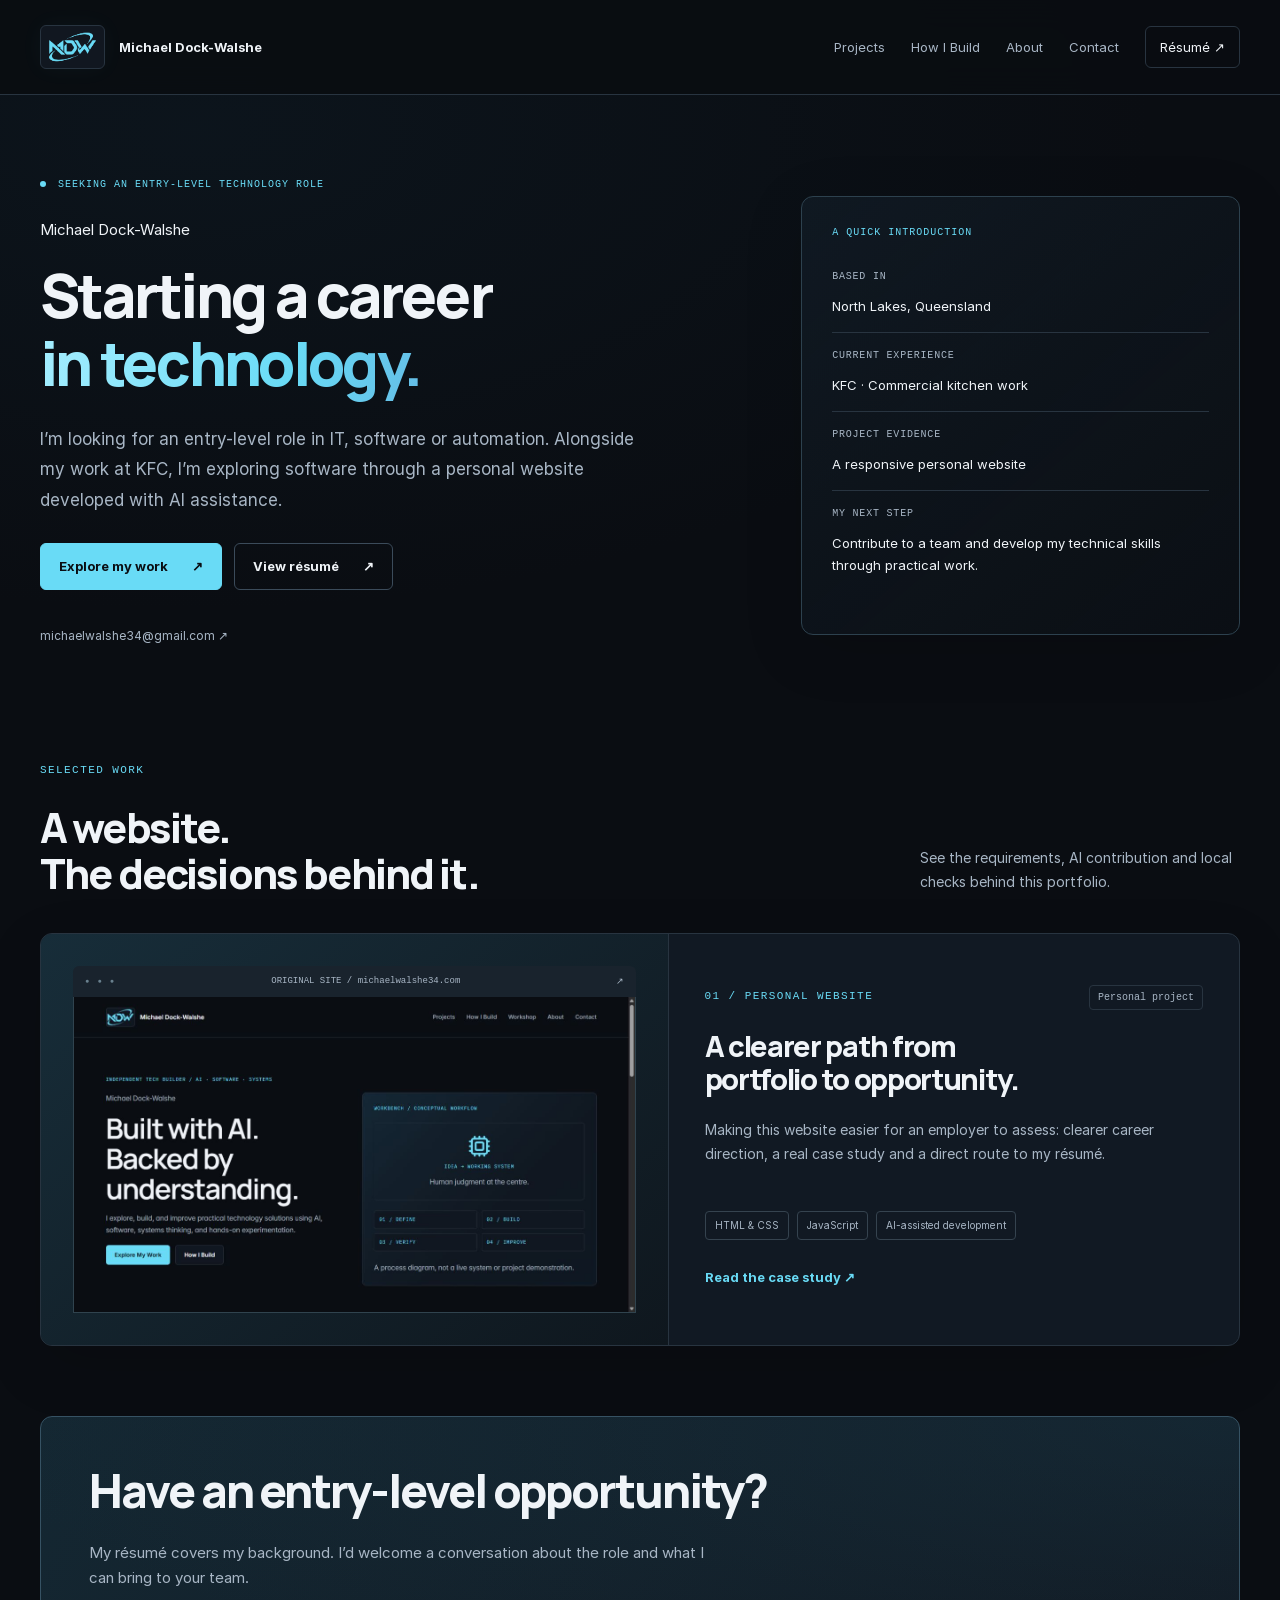
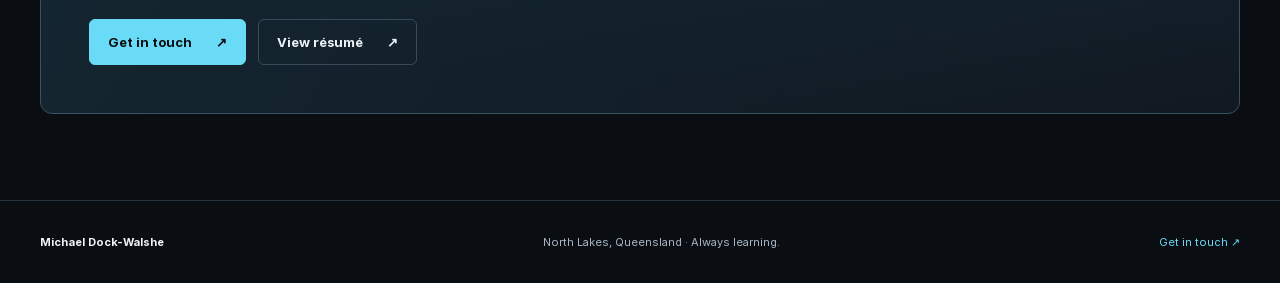
<file: index.html>
<!doctype html>
<html lang="en-AU"><head><meta charset="utf-8"><meta name="viewport" content="width=device-width, initial-scale=1">
<title>Entry-level technology portfolio — Michael Dock-Walshe</title><meta name="description" content="Michael Dock-Walshe is seeking an entry-level role in IT, software or automation. Explore his personal website case study and résumé.">
<meta property="og:title" content="Entry-level technology portfolio — Michael Dock-Walshe"><meta property="og:description" content="Michael Dock-Walshe is seeking an entry-level role in IT, software or automation. Explore his personal website case study and résumé."><meta property="og:type" content="website">
<link rel="icon" href="images/mdw-favicon-blue.svg" type="image/svg+xml"><link rel="stylesheet" href="site.css"><script defer src="site.js"></script><link rel="canonical" href="https://michaelwalshe34.com/"><meta property="og:url" content="https://michaelwalshe34.com/"><meta property="og:image" content="https://michaelwalshe34.com/images/portfolio-social.jpg"><meta name="twitter:card" content="summary_large_image"><meta name="theme-color" content="#0a0d12"></head>
<body><a class="skip" href="#main">Skip to content</a>
<header><nav class="nav shell" aria-label="Main navigation"><a class="identity" href="index.html"><img src="images/mdw-logo-blue.svg" width="58" height="40" alt=""><span>Michael Dock-Walshe</span></a>
<button class="menu" type="button" aria-expanded="false" aria-controls="nav-links">Menu <span aria-hidden="true">☰</span></button>
<div class="links" id="nav-links"><a href="projects.html">Projects</a><a href="how-i-build.html">How I Build</a><a href="about.html">About</a><a href="contact.html">Contact</a><a class="nav-resume" href="documents/Michael-Dock-Walshe-Resume.pdf">Résumé <span aria-hidden="true">↗</span></a></div></nav></header>
<main id="main" tabindex="-1">
<section class="hero shell hero-v2"><div class="hero-copy"><p class="eyebrow"><span class="status-dot" aria-hidden="true"></span> SEEKING AN ENTRY-LEVEL TECHNOLOGY ROLE</p><p class="hero-name">Michael Dock-Walshe</p><h1>Starting a career<br><span>in technology.</span></h1><p class="lead">I’m looking for an entry-level role in IT, software or automation. Alongside my work at KFC, I’m exploring software through a personal website developed with AI assistance.</p><div class="actions"><a class="button primary" href="projects.html">Explore my work<span aria-hidden="true">↗</span></a><a class="button" href="documents/Michael-Dock-Walshe-Resume.pdf">View résumé<span aria-hidden="true">↗</span></a></div><a class="hero-email" href="mailto:michaelwalshe34@gmail.com">michaelwalshe34@gmail.com ↗</a></div>
<aside class="career-summary" aria-label="Career overview"><p class="eyebrow">A QUICK INTRODUCTION</p><dl class="facts"><div><dt>Based in</dt><dd>North Lakes, Queensland</dd></div><div><dt>Current experience</dt><dd>KFC · Commercial kitchen work</dd></div><div><dt>Project evidence</dt><dd>A responsive personal website</dd></div><div><dt>My next step</dt><dd>Contribute to a team and develop my technical skills through practical work.</dd></div></dl></aside></section>
<section class="shell section work-v2"><div class="section-heading"><div><p class="eyebrow">SELECTED WORK</p><h2>A website.<br>The decisions behind it.</h2></div><p>See the requirements, AI contribution and local checks behind this portfolio.</p></div><article class="project-card"><div class="project-visual"><div class="window-bar"><span class="window-dots" aria-hidden="true">● ● ●</span><span>ORIGINAL SITE / michaelwalshe34.com</span><span aria-hidden="true">↗</span></div><img src="images/portfolio-before.jpg" width="1265" height="712" alt="Original Michael Dock-Walshe portfolio showing the dark theme, cyan branding and AI-focused introduction." loading="lazy"></div><div class="project-content"><div class="project-meta"><span class="eyebrow">01 / PERSONAL WEBSITE</span><span class="tag">Personal project</span></div><h2>A clearer path from<br>portfolio to opportunity.</h2><p>Making this website easier for an employer to assess: clearer career direction, a real case study and a direct route to my résumé.</p><div class="tags"><span>HTML &amp; CSS</span><span>JavaScript</span><span>AI-assisted development</span></div><a class="text-link" href="portfolio-case-study.html">Read the case study <span aria-hidden="true">↗</span></a></div></article></section>
<section class="shell cta compact"><h2>Have an entry-level opportunity?</h2><p>My résumé covers my background. I’d welcome a conversation about the role and what I can bring to your team.</p><div class="actions"><a class="button primary" href="contact.html">Get in touch<span aria-hidden="true">↗</span></a><a class="button" href="documents/Michael-Dock-Walshe-Resume.pdf">View résumé<span aria-hidden="true">↗</span></a></div></section></main>
<footer><div class="shell footer-inner"><a class="footer-name" href="index.html">Michael Dock-Walshe</a><span>North Lakes, Queensland · Always learning.</span><a href="mailto:michaelwalshe34@gmail.com">Get in touch <span aria-hidden="true">↗</span></a></div></footer></body></html>
</file>
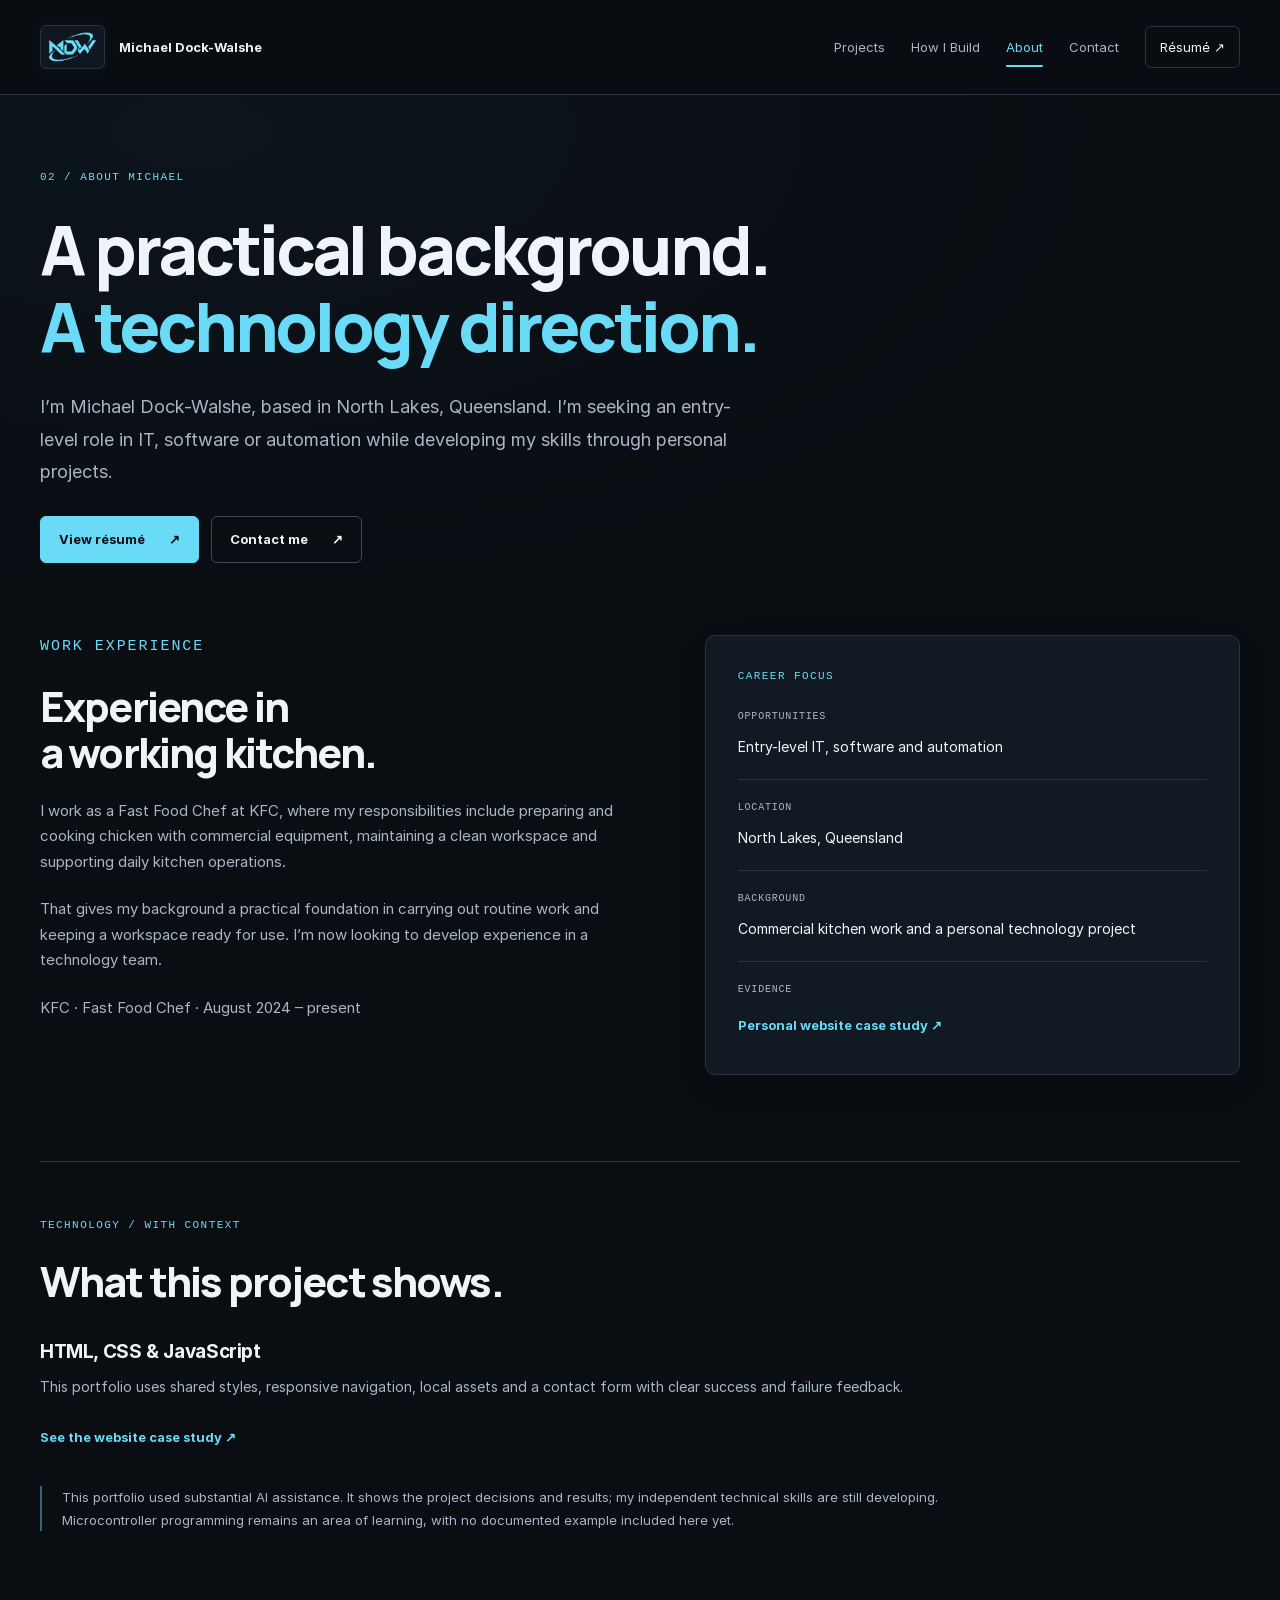
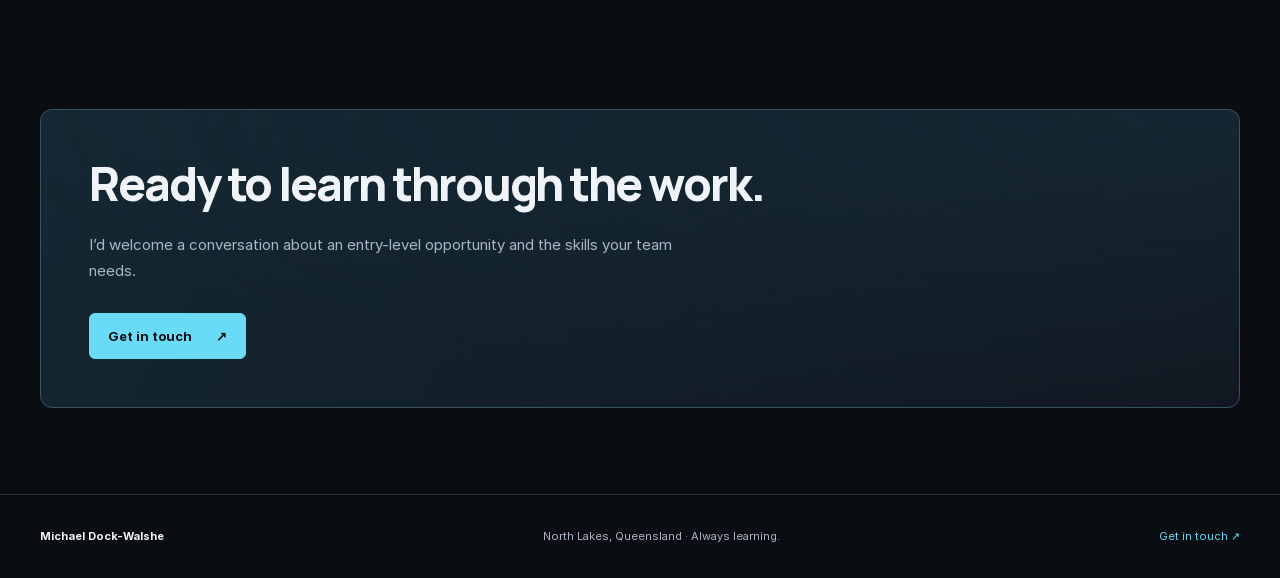
<file: about.html>
<!doctype html>
<html lang="en-AU"><head><meta charset="utf-8"><meta name="viewport" content="width=device-width, initial-scale=1">
<title>About — Michael Dock-Walshe</title><meta name="description" content="Michael Dock-Walshe: North Lakes-based candidate seeking entry-level technology roles, with KFC experience and an AI-assisted personal website.">
<meta property="og:title" content="About — Michael Dock-Walshe"><meta property="og:description" content="Michael Dock-Walshe: North Lakes-based candidate seeking entry-level technology roles, with KFC experience and an AI-assisted personal website."><meta property="og:type" content="website">
<link rel="icon" href="images/mdw-favicon-blue.svg" type="image/svg+xml"><link rel="stylesheet" href="site.css"><script defer src="site.js"></script><link rel="canonical" href="https://michaelwalshe34.com/about.html"><meta property="og:url" content="https://michaelwalshe34.com/about.html"><meta property="og:image" content="https://michaelwalshe34.com/images/portfolio-social.jpg"><meta name="twitter:card" content="summary_large_image"><meta name="theme-color" content="#0a0d12"></head>
<body><a class="skip" href="#main">Skip to content</a>
<header><nav class="nav shell" aria-label="Main navigation"><a class="identity" href="index.html"><img src="images/mdw-logo-blue.svg" width="58" height="40" alt=""><span>Michael Dock-Walshe</span></a>
<button class="menu" type="button" aria-expanded="false" aria-controls="nav-links">Menu <span aria-hidden="true">☰</span></button>
<div class="links" id="nav-links"><a href="projects.html">Projects</a><a href="how-i-build.html">How I Build</a><a href="about.html" aria-current="page">About</a><a href="contact.html">Contact</a><a class="nav-resume" href="documents/Michael-Dock-Walshe-Resume.pdf">Résumé <span aria-hidden="true">↗</span></a></div></nav></header>
<main id="main" tabindex="-1">
<section class="shell page-intro"><p class="eyebrow">02 / ABOUT MICHAEL</p><h1>A practical background.<br><span>A technology direction.</span></h1><p class="lead">I’m Michael Dock-Walshe, based in North Lakes, Queensland. I’m seeking an entry-level role in IT, software or automation while developing my skills through personal projects.</p><div class="actions"><a class="button primary" href="documents/Michael-Dock-Walshe-Resume.pdf">View résumé<span aria-hidden="true">↗</span></a><a class="button" href="contact.html">Contact me<span aria-hidden="true">↗</span></a></div></section>
<section class="shell section about-grid"><div><p class="eyebrow">WORK EXPERIENCE</p><h2>Experience in<br>a working kitchen.</h2><p>I work as a Fast Food Chef at KFC, where my responsibilities include preparing and cooking chicken with commercial equipment, maintaining a clean workspace and supporting daily kitchen operations.</p><p>That gives my background a practical foundation in carrying out routine work and keeping a workspace ready for use. I’m now looking to develop experience in a technology team.</p><p class="small">KFC · Fast Food Chef · August 2024 – present</p></div><aside class="panel"><p class="eyebrow">CAREER FOCUS</p><dl class="facts"><div><dt>Opportunities</dt><dd>Entry-level IT, software and automation</dd></div><div><dt>Location</dt><dd>North Lakes, Queensland</dd></div><div><dt>Background</dt><dd>Commercial kitchen work and a personal technology project</dd></div><div><dt>Evidence</dt><dd><a class="text-link" href="projects.html">Personal website case study ↗</a></dd></div></dl></aside></section>
<section class="shell section skills-evidence"><p class="eyebrow">TECHNOLOGY / WITH CONTEXT</p><h2>What this project shows.</h2><div class="evidence-grid"><article><h3>HTML, CSS &amp; JavaScript</h3><p>This portfolio uses shared styles, responsive navigation, local assets and a contact form with clear success and failure feedback.</p><a class="text-link" href="portfolio-case-study.html">See the website case study ↗</a></article></div><p class="small learning-note">This portfolio used substantial AI assistance. It shows the project decisions and results; my independent technical skills are still developing. Microcontroller programming remains an area of learning, with no documented example included here yet.</p></section>
<section class="shell cta compact"><h2>Ready to learn through the work.</h2><p>I’d welcome a conversation about an entry-level opportunity and the skills your team needs.</p><a class="button primary" href="contact.html">Get in touch<span aria-hidden="true">↗</span></a></section></main>
<footer><div class="shell footer-inner"><a class="footer-name" href="index.html">Michael Dock-Walshe</a><span>North Lakes, Queensland · Always learning.</span><a href="mailto:michaelwalshe34@gmail.com">Get in touch <span aria-hidden="true">↗</span></a></div></footer></body></html>
</file>
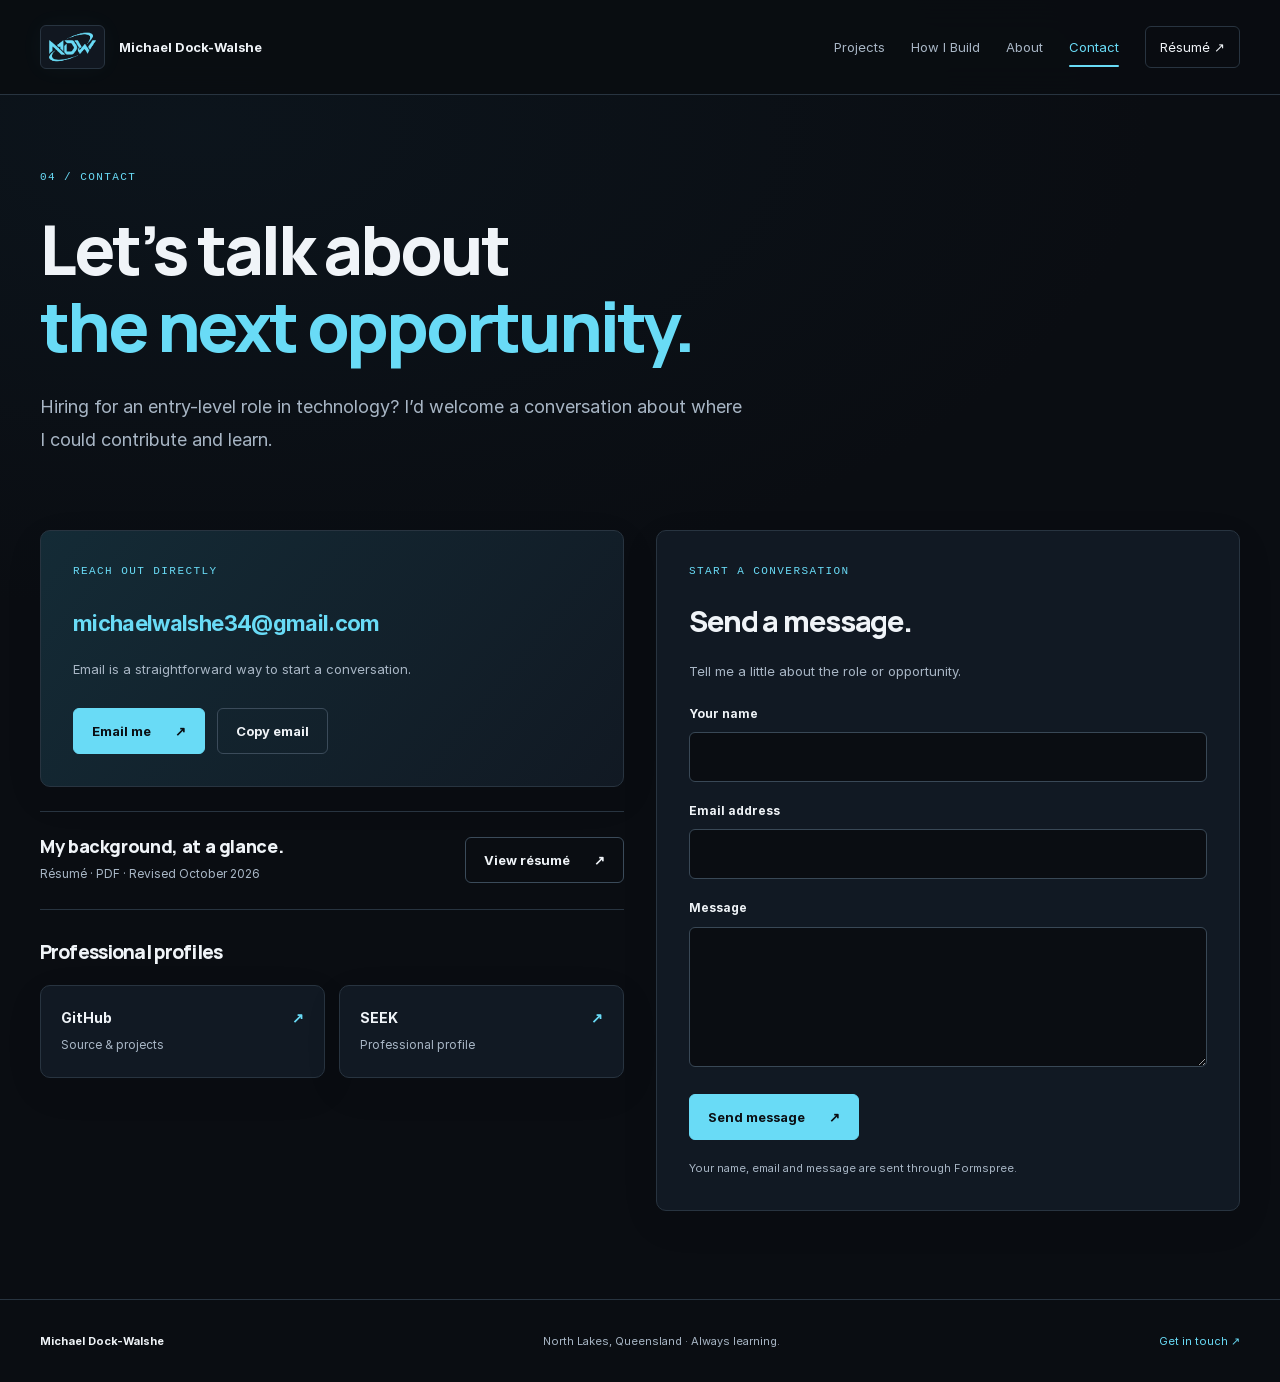
<file: contact.html>
<!doctype html>
<html lang="en-AU"><head><meta charset="utf-8"><meta name="viewport" content="width=device-width, initial-scale=1">
<title>Contact — Michael Dock-Walshe</title><meta name="description" content="Contact Michael Dock-Walshe about entry-level technology roles. View his résumé, send an email or explore his professional profiles.">
<meta property="og:title" content="Contact — Michael Dock-Walshe"><meta property="og:description" content="Contact Michael Dock-Walshe about entry-level technology roles. View his résumé, send an email or explore his professional profiles."><meta property="og:type" content="website">
<link rel="icon" href="images/mdw-favicon-blue.svg" type="image/svg+xml"><link rel="stylesheet" href="site.css"><script defer src="site.js"></script><link rel="canonical" href="https://michaelwalshe34.com/contact.html"><meta property="og:url" content="https://michaelwalshe34.com/contact.html"><meta property="og:image" content="https://michaelwalshe34.com/images/portfolio-social.jpg"><meta name="twitter:card" content="summary_large_image"><meta name="theme-color" content="#0a0d12"></head>
<body><a class="skip" href="#main">Skip to content</a>
<header><nav class="nav shell" aria-label="Main navigation"><a class="identity" href="index.html"><img src="images/mdw-logo-blue.svg" width="58" height="40" alt=""><span>Michael Dock-Walshe</span></a>
<button class="menu" type="button" aria-expanded="false" aria-controls="nav-links">Menu <span aria-hidden="true">☰</span></button>
<div class="links" id="nav-links"><a href="projects.html">Projects</a><a href="how-i-build.html">How I Build</a><a href="about.html">About</a><a href="contact.html" aria-current="page">Contact</a><a class="nav-resume" href="documents/Michael-Dock-Walshe-Resume.pdf">Résumé <span aria-hidden="true">↗</span></a></div></nav></header>
<main id="main" tabindex="-1">
<section class="shell page-intro"><p class="eyebrow">04 / CONTACT</p><h1>Let’s talk about<br><span>the next opportunity.</span></h1><p class="lead">Hiring for an entry-level role in technology? I’d welcome a conversation about where I could contribute and learn.</p></section>
<section class="shell contact-layout"><div><section class="panel email-panel" aria-label="Direct contact"><p class="eyebrow">REACH OUT DIRECTLY</p><a class="email-address" href="mailto:michaelwalshe34@gmail.com">michaelwalshe34@gmail.com</a><p>Email is a straightforward way to start a conversation.</p><div class="actions"><a class="button primary" href="mailto:michaelwalshe34@gmail.com">Email me<span aria-hidden="true">↗</span></a><button class="button" id="copy-email" type="button">Copy email</button></div><p id="copy-status" class="small status" role="status"></p></section><div class="resume-panel"><div><h2>My background, at a glance.</h2><p>Résumé · PDF · Revised October 2026</p></div><a class="button" href="documents/Michael-Dock-Walshe-Resume.pdf">View résumé<span aria-hidden="true">↗</span></a></div><h2 class="profiles-heading">Professional profiles</h2><div class="profiles"><a class="panel profile" href="https://github.com/michaelwalshe34" aria-label="GitHub profile (opens in a new tab)" target="_blank" rel="noopener noreferrer"><strong>GitHub <span aria-hidden="true">↗</span></strong><span>Source &amp; projects</span></a><a class="panel profile" href="https://au.seek.com/profiles/michael-dockwalshe-3nmBcRmSjG" aria-label="SEEK profile (opens in a new tab)" target="_blank" rel="noopener noreferrer"><strong>SEEK <span aria-hidden="true">↗</span></strong><span>Professional profile</span></a></div></div>
<section class="panel form-panel" aria-labelledby="message-heading"><p class="eyebrow">START A CONVERSATION</p><h2 id="message-heading">Send a message.</h2><p>Tell me a little about the role or opportunity.</p><form id="contact-form" action="https://formspree.io/f/mlgajjqz" method="post"><div><label for="name">Your name</label><input id="name" name="name" autocomplete="name" required maxlength="200"></div><div><label for="email">Email address</label><input id="email" name="email" type="email" autocomplete="email" required maxlength="254"></div><div><label for="message">Message</label><textarea id="message" name="message" required maxlength="10000"></textarea></div><button class="button primary" type="submit">Send message <span aria-hidden="true">↗</span></button><p class="form-note">Your name, email and message are sent through Formspree.</p><p class="status" id="form-status" role="status" aria-live="polite"></p></form></section></section></main>
<footer><div class="shell footer-inner"><a class="footer-name" href="index.html">Michael Dock-Walshe</a><span>North Lakes, Queensland · Always learning.</span><a href="mailto:michaelwalshe34@gmail.com">Get in touch <span aria-hidden="true">↗</span></a></div></footer></body></html>
</file>
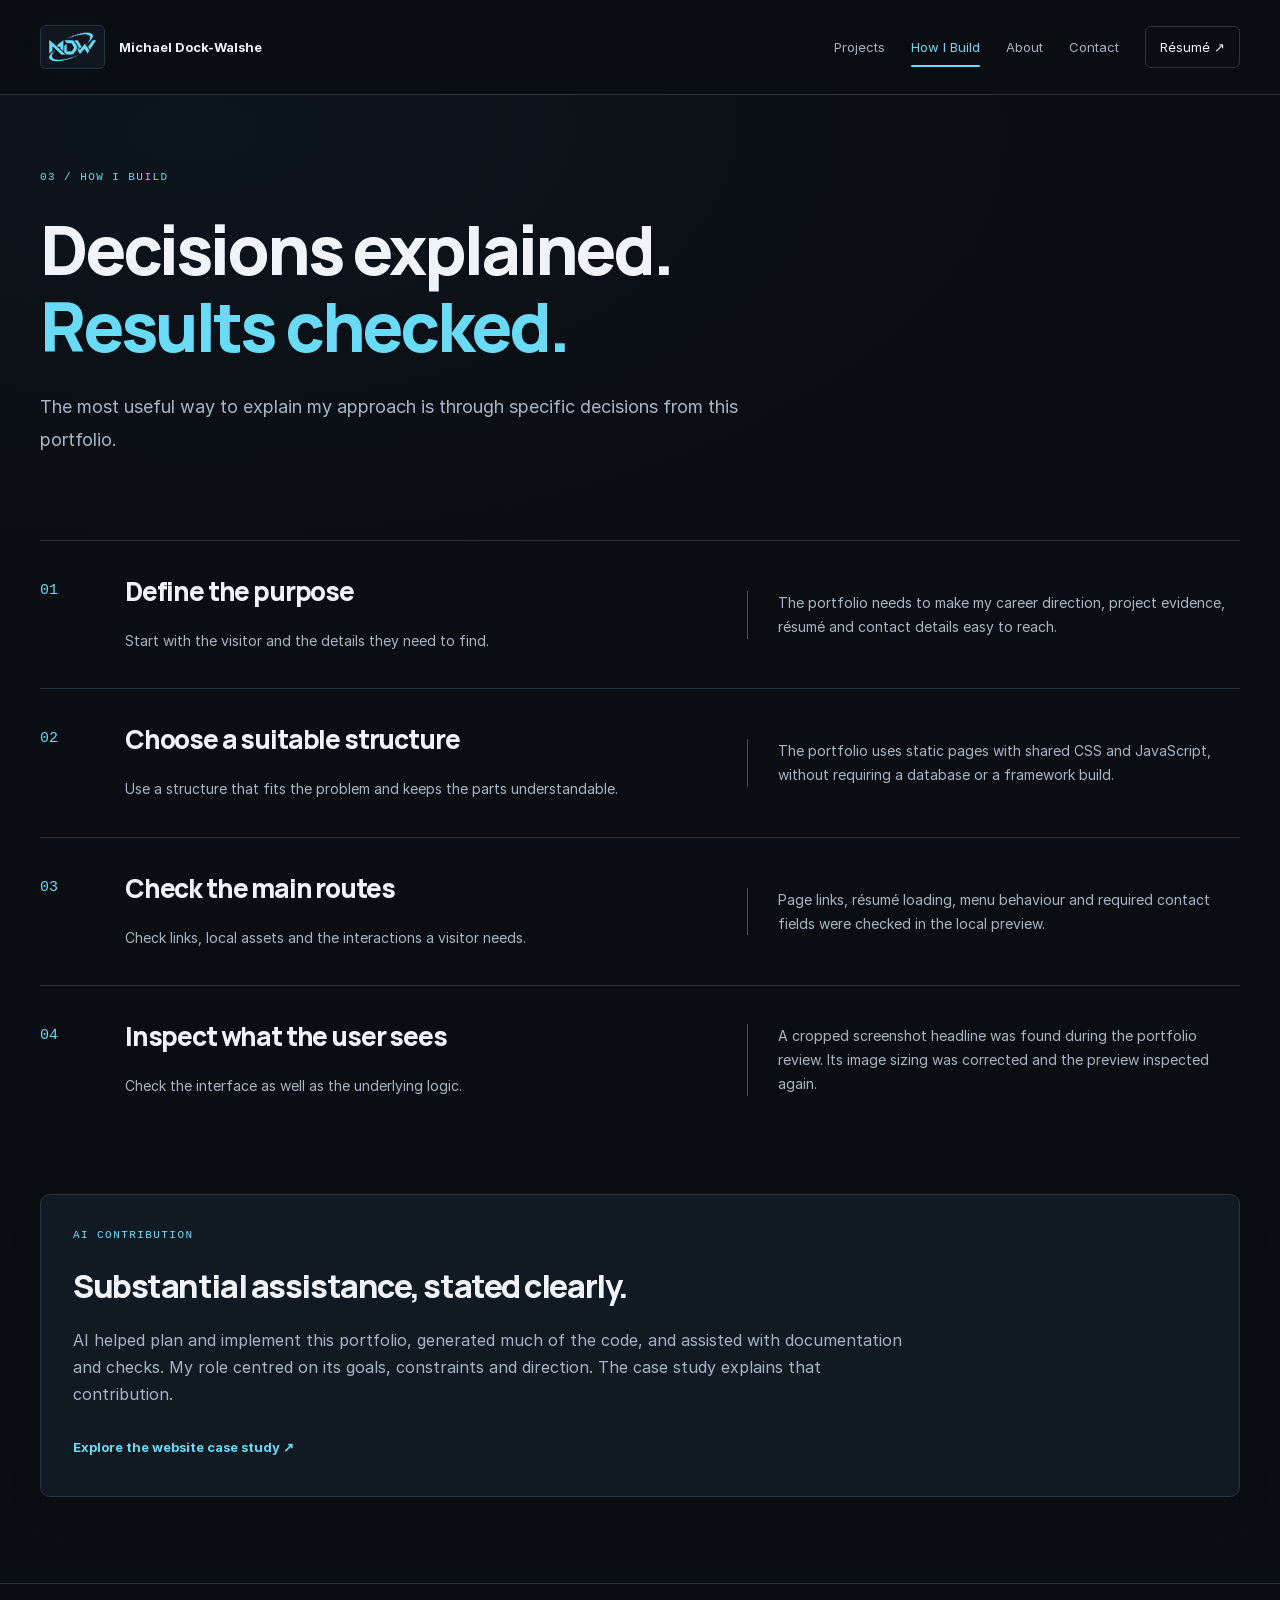
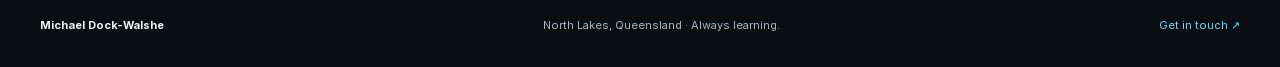
<file: how-i-build.html>
<!doctype html>
<html lang="en-AU"><head><meta charset="utf-8"><meta name="viewport" content="width=device-width, initial-scale=1">
<title>How I Build — Michael Dock-Walshe</title><meta name="description" content="Requirements, implementation decisions and testing from Michael Dock-Walshe’s AI-assisted personal website.">
<meta property="og:title" content="How I Build — Michael Dock-Walshe"><meta property="og:description" content="Requirements, implementation decisions and testing from Michael Dock-Walshe’s AI-assisted personal website."><meta property="og:type" content="website">
<link rel="icon" href="images/mdw-favicon-blue.svg" type="image/svg+xml"><link rel="stylesheet" href="site.css"><script defer src="site.js"></script><link rel="canonical" href="https://michaelwalshe34.com/how-i-build.html"><meta property="og:url" content="https://michaelwalshe34.com/how-i-build.html"><meta property="og:image" content="https://michaelwalshe34.com/images/portfolio-social.jpg"><meta name="twitter:card" content="summary_large_image"><meta name="theme-color" content="#0a0d12"></head>
<body><a class="skip" href="#main">Skip to content</a>
<header><nav class="nav shell" aria-label="Main navigation"><a class="identity" href="index.html"><img src="images/mdw-logo-blue.svg" width="58" height="40" alt=""><span>Michael Dock-Walshe</span></a>
<button class="menu" type="button" aria-expanded="false" aria-controls="nav-links">Menu <span aria-hidden="true">☰</span></button>
<div class="links" id="nav-links"><a href="projects.html">Projects</a><a href="how-i-build.html" aria-current="page">How I Build</a><a href="about.html">About</a><a href="contact.html">Contact</a><a class="nav-resume" href="documents/Michael-Dock-Walshe-Resume.pdf">Résumé <span aria-hidden="true">↗</span></a></div></nav></header>
<main id="main" tabindex="-1">
<section class="shell page-intro"><p class="eyebrow">03 / HOW I BUILD</p><h1>Decisions explained.<br><span>Results checked.</span></h1><p class="lead">The most useful way to explain my approach is through specific decisions from this portfolio.</p></section>
<section class="shell process-list"><article class="process-row"><span class="process-number">01</span><div><h2>Define the purpose</h2><p>Start with the visitor and the details they need to find.</p></div><p class="process-example">The portfolio needs to make my career direction, project evidence, résumé and contact details easy to reach.</p></article><article class="process-row"><span class="process-number">02</span><div><h2>Choose a suitable structure</h2><p>Use a structure that fits the problem and keeps the parts understandable.</p></div><p class="process-example">The portfolio uses static pages with shared CSS and JavaScript, without requiring a database or a framework build.</p></article><article class="process-row"><span class="process-number">03</span><div><h2>Check the main routes</h2><p>Check links, local assets and the interactions a visitor needs.</p></div><p class="process-example">Page links, résumé loading, menu behaviour and required contact fields were checked in the local preview.</p></article><article class="process-row"><span class="process-number">04</span><div><h2>Inspect what the user sees</h2><p>Check the interface as well as the underlying logic.</p></div><p class="process-example">A cropped screenshot headline was found during the portfolio review. Its image sizing was corrected and the preview inspected again.</p></article></section>
<section class="shell disclosure panel"><p class="eyebrow">AI CONTRIBUTION</p><h2>Substantial assistance, stated clearly.</h2><p>AI helped plan and implement this portfolio, generated much of the code, and assisted with documentation and checks. My role centred on its goals, constraints and direction. The case study explains that contribution.</p><a class="text-link" href="projects.html">Explore the website case study ↗</a></section></main>
<footer><div class="shell footer-inner"><a class="footer-name" href="index.html">Michael Dock-Walshe</a><span>North Lakes, Queensland · Always learning.</span><a href="mailto:michaelwalshe34@gmail.com">Get in touch <span aria-hidden="true">↗</span></a></div></footer></body></html>
</file>
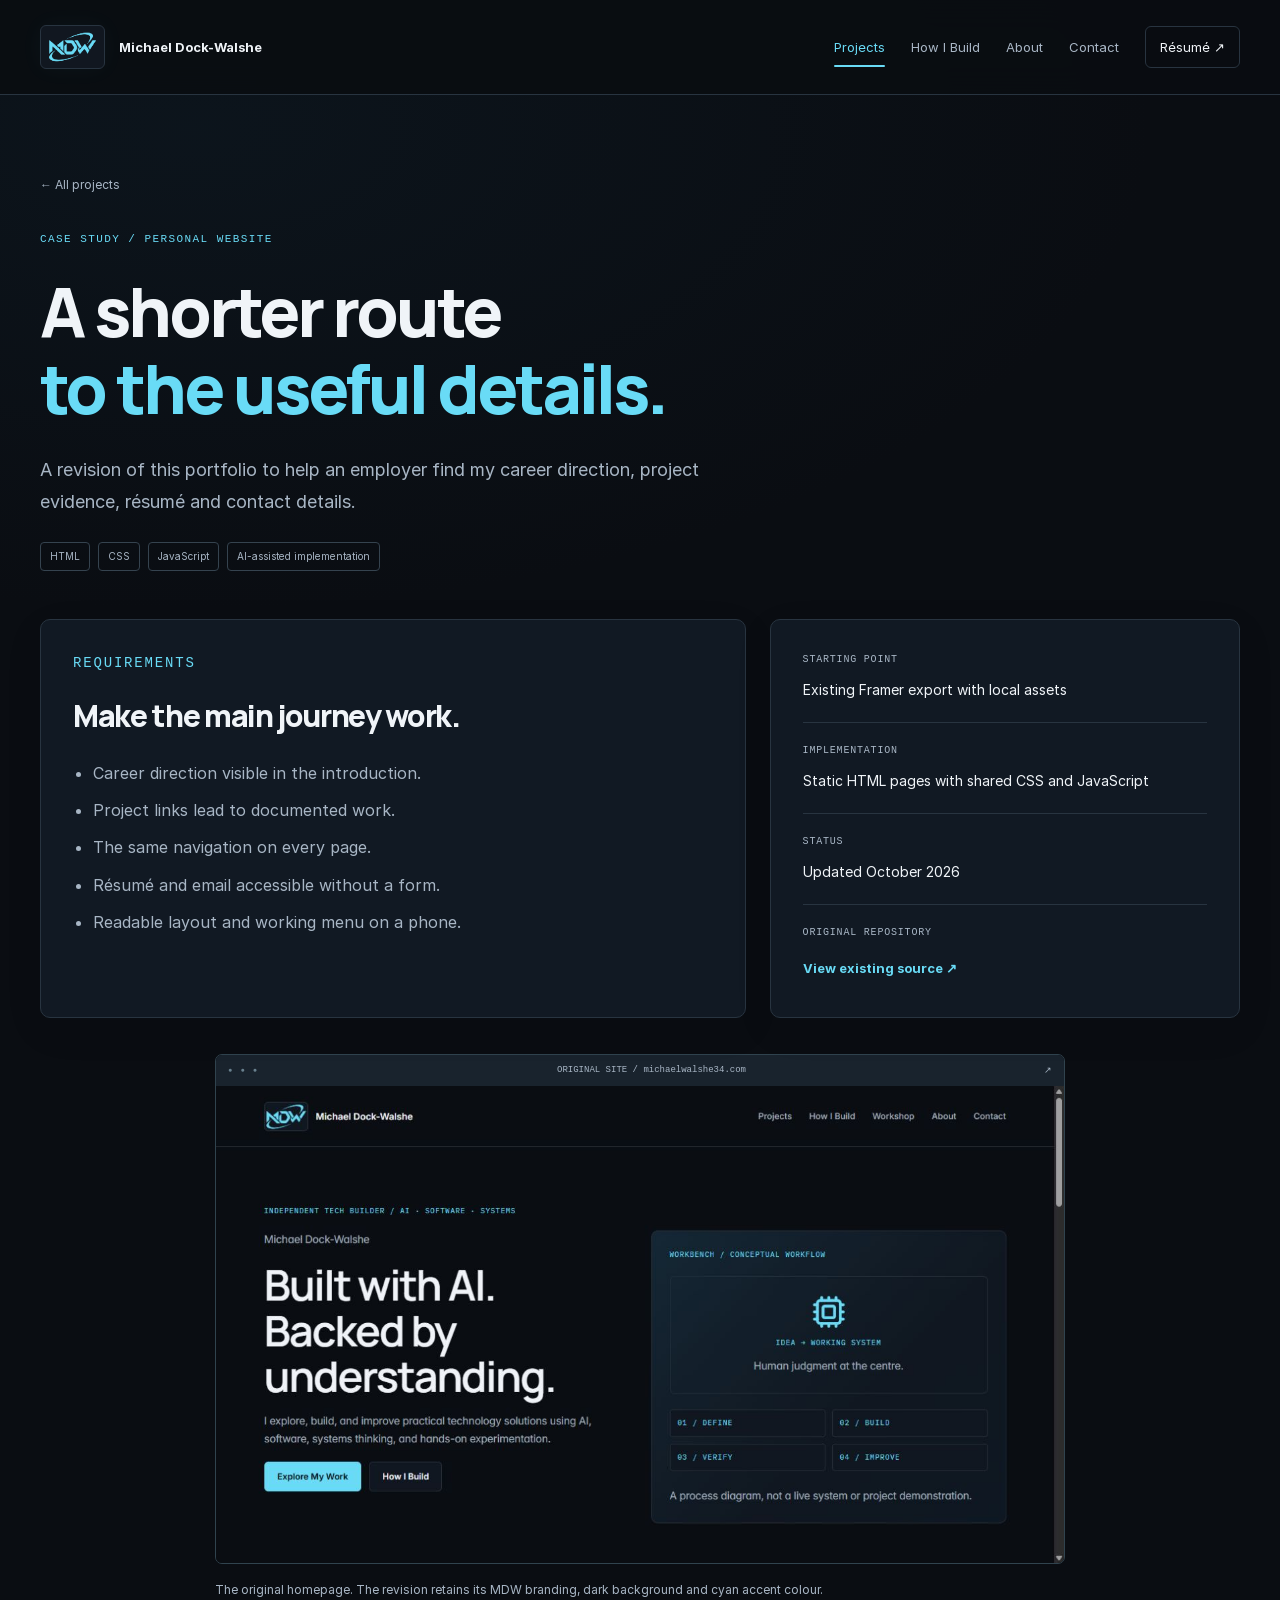
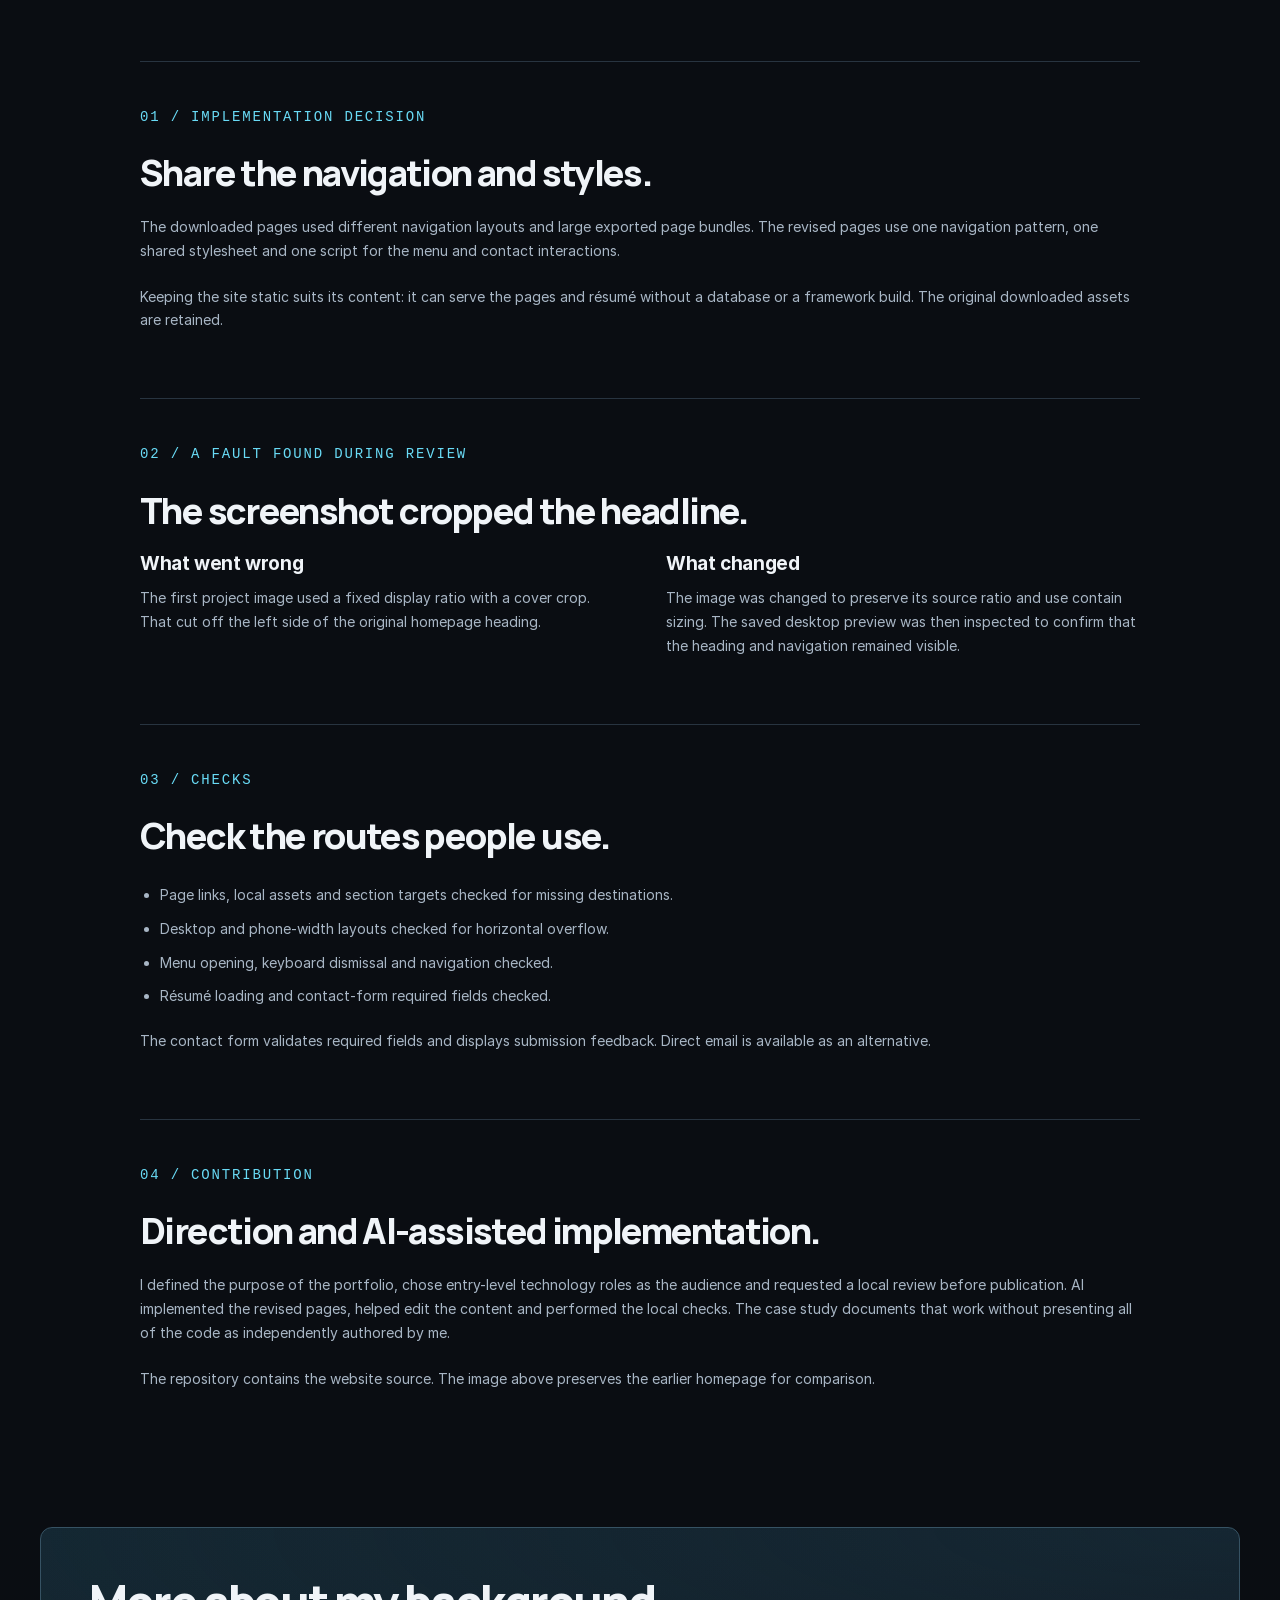
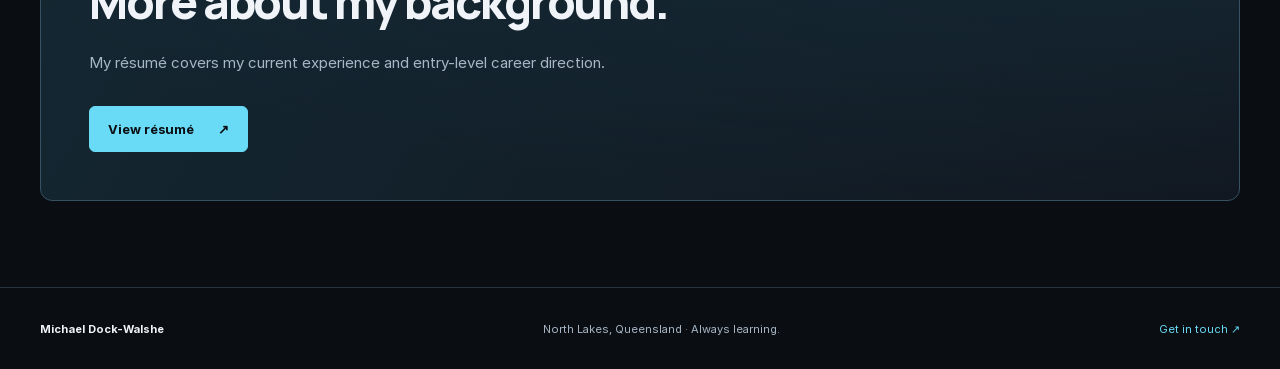
<file: portfolio-case-study.html>
<!doctype html>
<html lang="en-AU"><head><meta charset="utf-8"><meta name="viewport" content="width=device-width, initial-scale=1">
<title>Personal portfolio case study — Michael Dock-Walshe</title><meta name="description" content="Concrete changes to a personal portfolio: shared navigation, local assets, screenshot corrections and responsive checks.">
<meta property="og:title" content="Personal portfolio case study — Michael Dock-Walshe"><meta property="og:description" content="Concrete changes to a personal portfolio: shared navigation, local assets, screenshot corrections and responsive checks."><meta property="og:type" content="website">
<link rel="icon" href="images/mdw-favicon-blue.svg" type="image/svg+xml"><link rel="stylesheet" href="site.css"><script defer src="site.js"></script><link rel="canonical" href="https://michaelwalshe34.com/portfolio-case-study.html"><meta property="og:url" content="https://michaelwalshe34.com/portfolio-case-study.html"><meta property="og:image" content="https://michaelwalshe34.com/images/portfolio-social.jpg"><meta name="twitter:card" content="summary_large_image"><meta name="theme-color" content="#0a0d12"></head>
<body><a class="skip" href="#main">Skip to content</a>
<header><nav class="nav shell" aria-label="Main navigation"><a class="identity" href="index.html"><img src="images/mdw-logo-blue.svg" width="58" height="40" alt=""><span>Michael Dock-Walshe</span></a>
<button class="menu" type="button" aria-expanded="false" aria-controls="nav-links">Menu <span aria-hidden="true">☰</span></button>
<div class="links" id="nav-links"><a href="projects.html" aria-current="page">Projects</a><a href="how-i-build.html">How I Build</a><a href="about.html">About</a><a href="contact.html">Contact</a><a class="nav-resume" href="documents/Michael-Dock-Walshe-Resume.pdf">Résumé <span aria-hidden="true">↗</span></a></div></nav></header>
<main id="main" tabindex="-1">
<section class="shell page-intro case-intro"><a class="back-link" href="projects.html">← All projects</a><p class="eyebrow">CASE STUDY / PERSONAL WEBSITE</p><h1>A shorter route<br><span>to the useful details.</span></h1><p class="lead">A revision of this portfolio to help an employer find my career direction, project evidence, résumé and contact details.</p><div class="tags"><span>HTML</span><span>CSS</span><span>JavaScript</span><span>AI-assisted implementation</span></div></section>
<section class="shell case-overview"><div class="panel"><p class="eyebrow">REQUIREMENTS</p><h2>Make the main journey work.</h2><ul class="check-list"><li>Career direction visible in the introduction.</li><li>Project links lead to documented work.</li><li>The same navigation on every page.</li><li>Résumé and email accessible without a form.</li><li>Readable layout and working menu on a phone.</li></ul></div><dl class="panel facts"><div><dt>Starting point</dt><dd>Existing Framer export with local assets</dd></div><div><dt>Implementation</dt><dd>Static HTML pages with shared CSS and JavaScript</dd></div><div><dt>Status</dt><dd>Updated October 2026</dd></div><div><dt>Original repository</dt><dd><a class="text-link" href="https://github.com/MichaelWalshe34/Websitetestvclover" target="_blank" rel="noopener noreferrer">View existing source ↗</a></dd></div></dl></section>
<figure class="shell case-image"><div class="project-visual"><div class="window-bar"><span class="window-dots" aria-hidden="true">● ● ●</span><span>ORIGINAL SITE / michaelwalshe34.com</span><span aria-hidden="true">↗</span></div><img src="images/portfolio-before.jpg" width="1265" height="712" alt="Original Michael Dock-Walshe portfolio showing the dark theme, cyan branding and AI-focused introduction." loading="lazy"></div><figcaption>The original homepage. The revision retains its MDW branding, dark background and cyan accent colour.</figcaption></figure>
<section class="shell case-body"><p class="eyebrow">01 / IMPLEMENTATION DECISION</p><h2>Share the navigation and styles.</h2><p>The downloaded pages used different navigation layouts and large exported page bundles. The revised pages use one navigation pattern, one shared stylesheet and one script for the menu and contact interactions.</p><p>Keeping the site static suits its content: it can serve the pages and résumé without a database or a framework build. The original downloaded assets are retained.</p></section>
<section class="shell case-body"><p class="eyebrow">02 / A FAULT FOUND DURING REVIEW</p><h2>The screenshot cropped the headline.</h2><div class="two-col"><div><h3>What went wrong</h3><p>The first project image used a fixed display ratio with a cover crop. That cut off the left side of the original homepage heading.</p></div><div><h3>What changed</h3><p>The image was changed to preserve its source ratio and use contain sizing. The saved desktop preview was then inspected to confirm that the heading and navigation remained visible.</p></div></div></section>
<section class="shell case-body"><p class="eyebrow">03 / CHECKS</p><h2>Check the routes people use.</h2><ul class="check-list"><li>Page links, local assets and section targets checked for missing destinations.</li><li>Desktop and phone-width layouts checked for horizontal overflow.</li><li>Menu opening, keyboard dismissal and navigation checked.</li><li>Résumé loading and contact-form required fields checked.</li></ul><p>The contact form validates required fields and displays submission feedback. Direct email is available as an alternative.</p></section>
<section class="shell case-body" id="contribution"><p class="eyebrow">04 / CONTRIBUTION</p><h2>Direction and AI-assisted implementation.</h2><p>I defined the purpose of the portfolio, chose entry-level technology roles as the audience and requested a local review before publication. AI implemented the revised pages, helped edit the content and performed the local checks. The case study documents that work without presenting all of the code as independently authored by me.</p><p class="small">The repository contains the website source. The image above preserves the earlier homepage for comparison.</p></section>
<section class="shell cta compact"><h2>More about my background.</h2><p>My résumé covers my current experience and entry-level career direction.</p><a class="button primary" href="documents/Michael-Dock-Walshe-Resume.pdf">View résumé<span aria-hidden="true">↗</span></a></section></main>
<footer><div class="shell footer-inner"><a class="footer-name" href="index.html">Michael Dock-Walshe</a><span>North Lakes, Queensland · Always learning.</span><a href="mailto:michaelwalshe34@gmail.com">Get in touch <span aria-hidden="true">↗</span></a></div></footer></body></html>
</file>
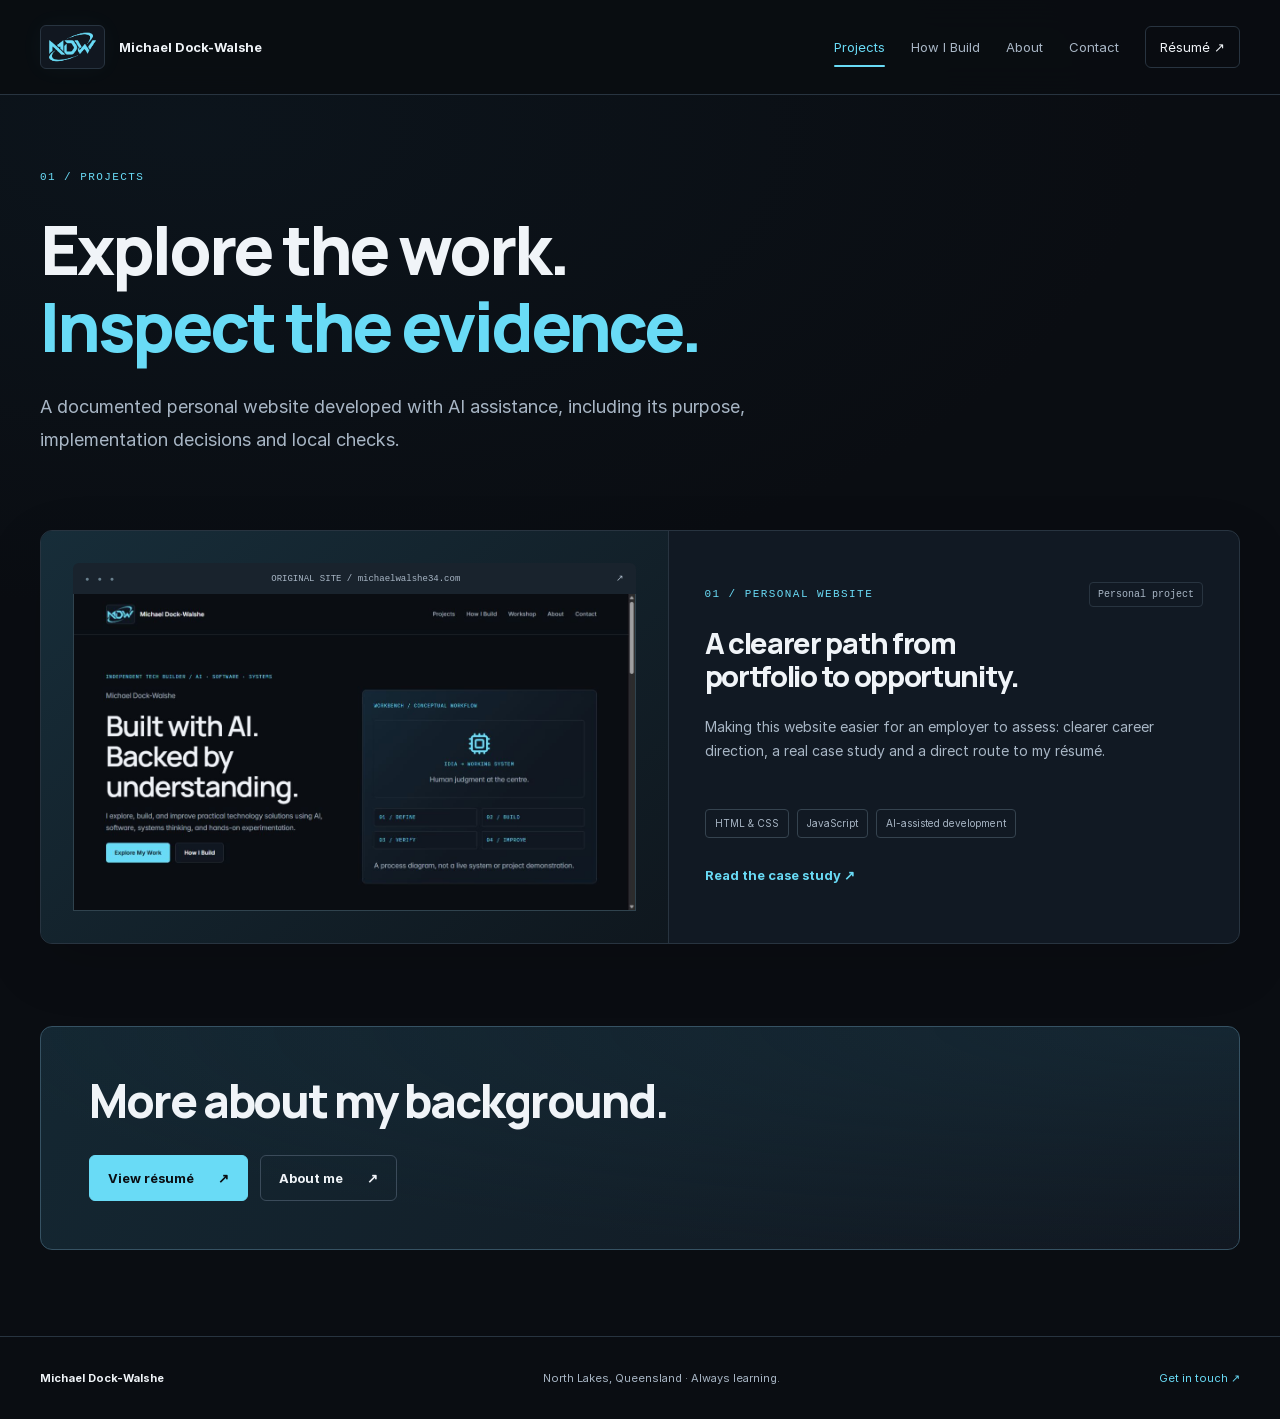
<file: projects.html>
<!doctype html>
<html lang="en-AU"><head><meta charset="utf-8"><meta name="viewport" content="width=device-width, initial-scale=1">
<title>Projects — Michael Dock-Walshe</title><meta name="description" content="Explore Michael Dock-Walshe’s personal portfolio case study, with implementation decisions and local checks.">
<meta property="og:title" content="Projects — Michael Dock-Walshe"><meta property="og:description" content="Explore Michael Dock-Walshe’s personal portfolio case study, with implementation decisions and local checks."><meta property="og:type" content="website">
<link rel="icon" href="images/mdw-favicon-blue.svg" type="image/svg+xml"><link rel="stylesheet" href="site.css"><script defer src="site.js"></script><link rel="canonical" href="https://michaelwalshe34.com/projects.html"><meta property="og:url" content="https://michaelwalshe34.com/projects.html"><meta property="og:image" content="https://michaelwalshe34.com/images/portfolio-social.jpg"><meta name="twitter:card" content="summary_large_image"><meta name="theme-color" content="#0a0d12"></head>
<body><a class="skip" href="#main">Skip to content</a>
<header><nav class="nav shell" aria-label="Main navigation"><a class="identity" href="index.html"><img src="images/mdw-logo-blue.svg" width="58" height="40" alt=""><span>Michael Dock-Walshe</span></a>
<button class="menu" type="button" aria-expanded="false" aria-controls="nav-links">Menu <span aria-hidden="true">☰</span></button>
<div class="links" id="nav-links"><a href="projects.html" aria-current="page">Projects</a><a href="how-i-build.html">How I Build</a><a href="about.html">About</a><a href="contact.html">Contact</a><a class="nav-resume" href="documents/Michael-Dock-Walshe-Resume.pdf">Résumé <span aria-hidden="true">↗</span></a></div></nav></header>
<main id="main" tabindex="-1">
<section class="shell page-intro"><p class="eyebrow">01 / PROJECTS</p><h1>Explore the work.<br><span>Inspect the evidence.</span></h1><p class="lead">A documented personal website developed with AI assistance, including its purpose, implementation decisions and local checks.</p></section>
<section class="shell project-list"><article class="project-card"><div class="project-visual"><div class="window-bar"><span class="window-dots" aria-hidden="true">● ● ●</span><span>ORIGINAL SITE / michaelwalshe34.com</span><span aria-hidden="true">↗</span></div><img src="images/portfolio-before.jpg" width="1265" height="712" alt="Original Michael Dock-Walshe portfolio showing the dark theme, cyan branding and AI-focused introduction." loading="lazy"></div><div class="project-content"><div class="project-meta"><span class="eyebrow">01 / PERSONAL WEBSITE</span><span class="tag">Personal project</span></div><h2>A clearer path from<br>portfolio to opportunity.</h2><p>Making this website easier for an employer to assess: clearer career direction, a real case study and a direct route to my résumé.</p><div class="tags"><span>HTML &amp; CSS</span><span>JavaScript</span><span>AI-assisted development</span></div><a class="text-link" href="portfolio-case-study.html">Read the case study <span aria-hidden="true">↗</span></a></div></article></section>
<section class="shell cta compact"><h2>More about my background.</h2><div class="actions"><a class="button primary" href="documents/Michael-Dock-Walshe-Resume.pdf">View résumé<span aria-hidden="true">↗</span></a><a class="button" href="about.html">About me<span aria-hidden="true">↗</span></a></div></section></main>
<footer><div class="shell footer-inner"><a class="footer-name" href="index.html">Michael Dock-Walshe</a><span>North Lakes, Queensland · Always learning.</span><a href="mailto:michaelwalshe34@gmail.com">Get in touch <span aria-hidden="true">↗</span></a></div></footer></body></html>
</file>
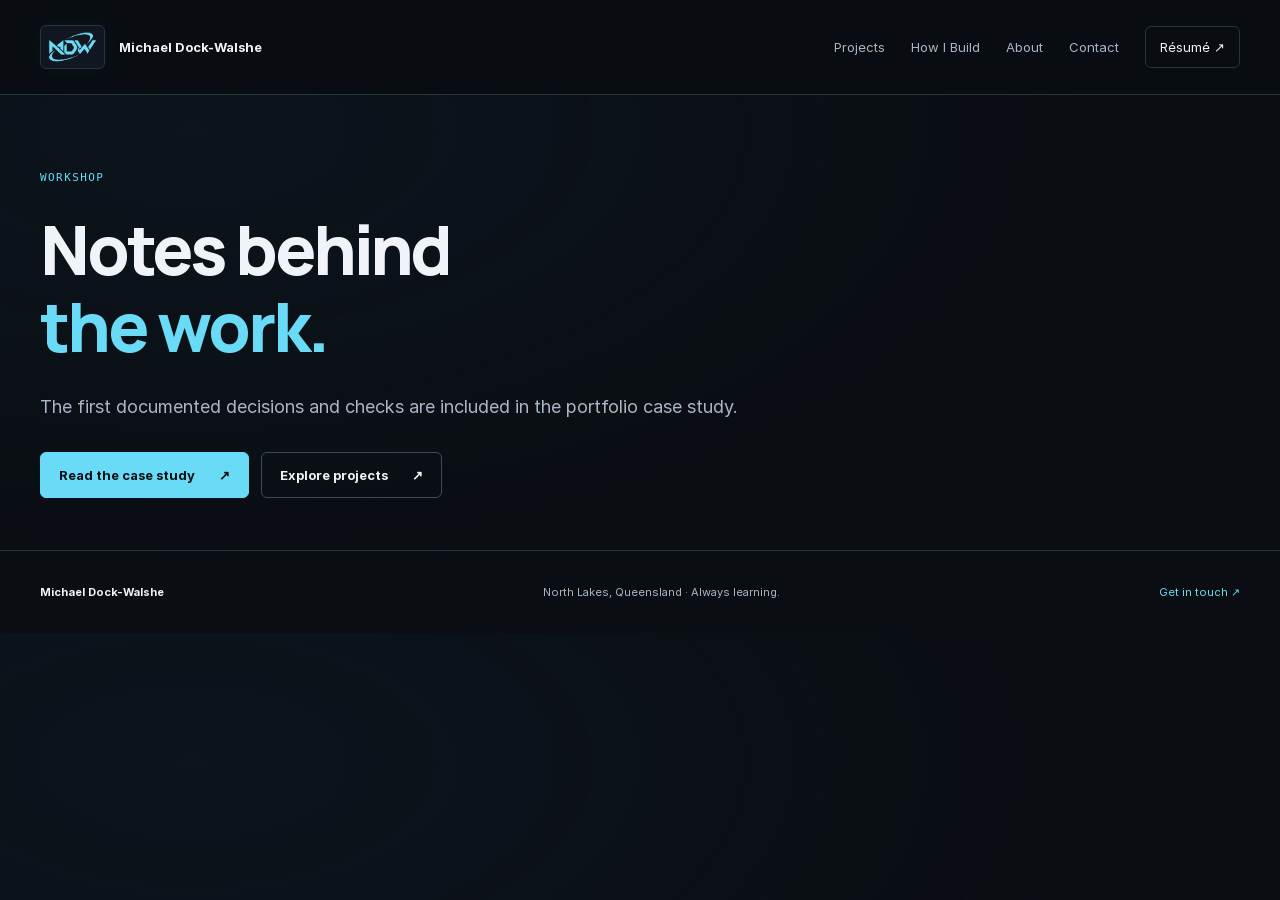
<file: workshop.html>
<!doctype html>
<html lang="en-AU"><head><meta charset="utf-8"><meta name="viewport" content="width=device-width, initial-scale=1">
<title>Workshop — Michael Dock-Walshe</title><meta name="description" content="Technical notes and project decisions from Michael Dock-Walshe’s portfolio.">
<meta property="og:title" content="Workshop — Michael Dock-Walshe"><meta property="og:description" content="Technical notes and project decisions from Michael Dock-Walshe’s portfolio."><meta property="og:type" content="website">
<link rel="icon" href="images/mdw-favicon-blue.svg" type="image/svg+xml"><link rel="stylesheet" href="site.css"><script defer src="site.js"></script><link rel="canonical" href="https://michaelwalshe34.com/workshop.html"><meta property="og:url" content="https://michaelwalshe34.com/workshop.html"><meta property="og:image" content="https://michaelwalshe34.com/images/portfolio-social.jpg"><meta name="twitter:card" content="summary_large_image"><meta name="theme-color" content="#0a0d12"></head>
<body><a class="skip" href="#main">Skip to content</a>
<header><nav class="nav shell" aria-label="Main navigation"><a class="identity" href="index.html"><img src="images/mdw-logo-blue.svg" width="58" height="40" alt=""><span>Michael Dock-Walshe</span></a>
<button class="menu" type="button" aria-expanded="false" aria-controls="nav-links">Menu <span aria-hidden="true">☰</span></button>
<div class="links" id="nav-links"><a href="projects.html">Projects</a><a href="how-i-build.html">How I Build</a><a href="about.html">About</a><a href="contact.html">Contact</a><a class="nav-resume" href="documents/Michael-Dock-Walshe-Resume.pdf">Résumé <span aria-hidden="true">↗</span></a></div></nav></header>
<main id="main" tabindex="-1">
<section class="shell page-intro"><p class="eyebrow">WORKSHOP</p><h1>Notes behind<br><span>the work.</span></h1><p class="lead">The first documented decisions and checks are included in the portfolio case study.</p><div class="actions"><a class="button primary" href="portfolio-case-study.html">Read the case study<span aria-hidden="true">↗</span></a><a class="button" href="projects.html">Explore projects<span aria-hidden="true">↗</span></a></div></section></main>
<footer><div class="shell footer-inner"><a class="footer-name" href="index.html">Michael Dock-Walshe</a><span>North Lakes, Queensland · Always learning.</span><a href="mailto:michaelwalshe34@gmail.com">Get in touch <span aria-hidden="true">↗</span></a></div></footer></body></html>
</file>
<file: site.css>
@font-face{font-family:Inter;src:url('images/grgckwrn6d3uz8ewclhzxwefc4.woff2')}@font-face{font-family:Inter;src:url('images/syrnpwzamircj3wilpip43kjqs.woff2');font-weight:700}@font-face{font-family:Manrope;src:url('images/k4zmlvlhyifvtttwgvotvgofuux7nvgi.woff2');font-weight:800}
:root{color-scheme:dark;--bg:#0a0d12;--panel:#111923;--line:#283440;--text:#f0f4f8;--muted:#a8b6c5;--cyan:#69dbf6}*{box-sizing:border-box}html{scroll-behavior:smooth;scroll-padding-top:30px}body{margin:0;background:var(--bg);color:var(--text);font:16px/1.7 Inter,Arial,sans-serif}a{color:inherit;text-decoration:none}button,input,textarea{font:inherit}button,a,input,textarea{-webkit-tap-highlight-color:transparent}:focus-visible{outline:2px solid var(--cyan);outline-offset:5px}img{max-width:100%;display:block}h1,h2,h3,p{margin-top:0}h1,h2,h3{line-height:1.14}h1,h2{font-family:Manrope,Inter,sans-serif;font-weight:800;letter-spacing:-.045em}h1{font-size:clamp(42px,5.3vw,72px);margin-bottom:26px}h1>span{color:var(--cyan)}h2{font-size:clamp(29px,3.2vw,42px);margin-bottom:22px}h3{font-size:19px;letter-spacing:-.02em;margin-bottom:12px}p{color:var(--muted);margin-bottom:22px}.shell{width:min(1200px,calc(100% - 80px));margin-inline:auto}.eyebrow{font:11px/1.6 monospace;letter-spacing:.13em;color:var(--cyan);margin-bottom:24px}.small{font-size:13px}.preview-strip{background:#12212b;border-bottom:1px solid #2d4653;text-align:center;padding:6px 20px;color:var(--cyan);font:10px/1.6 monospace;letter-spacing:.08em}.preview-strip span{margin-left:16px;color:#a8b6c5;letter-spacing:0}.skip{position:absolute;left:20px;top:-100px;z-index:5;background:var(--cyan);color:var(--bg);padding:12px}.skip:focus{top:12px}header{border-bottom:1px solid var(--line)}.nav{min-height:94px;display:flex;align-items:center;justify-content:space-between;gap:24px}.identity{display:flex;align-items:center;gap:14px;font-size:13px;font-weight:700}.identity img{background:#111720;border:1px solid var(--line);border-radius:6px;padding:5px;width:65px;height:44px}.links{display:flex;align-items:center;gap:26px;font-size:13px;color:var(--muted)}.links a:hover,.links [aria-current]{color:var(--cyan)}.nav-resume{border:1px solid var(--line);border-radius:6px;padding:9px 14px;color:var(--text)}.menu{display:none;background:transparent;color:var(--text);border:1px solid var(--line);border-radius:6px;padding:8px 12px;cursor:pointer;font-size:13px}.menu span{margin-left:10px}.hero{display:grid;grid-template-columns:1.15fr 1fr;gap:64px;padding-block:100px 88px;align-items:center}.hero .eyebrow{font-size:10px;letter-spacing:.1em}.status-dot{display:inline-block;width:6px;height:6px;border-radius:50%;background:var(--cyan);margin-right:5px;vertical-align:middle}.hero-name{font-size:15px;color:var(--text);margin-bottom:18px}.hero h1{font-size:clamp(42px,4.7vw,64px)}.lead{font-size:18px;line-height:1.7;max-width:710px}.hero-detail{font-size:14px;max-width:480px}.actions{display:flex;align-items:center;flex-wrap:wrap;gap:12px;margin:28px 0}.button{display:inline-flex;align-items:center;justify-content:center;gap:24px;min-height:47px;border-radius:6px;padding:11px 18px;font-size:13px;font-weight:700;border:1px solid #3b4b5a;background:transparent;color:var(--text);cursor:pointer;transition:background .16s,border-color .16s}.button.primary{background:var(--cyan);border-color:var(--cyan);color:#0a0d12}.button:hover{border-color:var(--cyan);background:#182a35}.button.primary:hover{background:#a2edff}.hero-email{font-size:12px;color:var(--muted)}.hero-email:hover{color:var(--cyan)}.hero-feature{padding:23px;background:linear-gradient(135deg,#14232f,#10161e);border:1px solid #334652;border-radius:12px;min-width:0;box-shadow:0 20px 90px #0003}.feature-label,.project-meta{display:flex;justify-content:space-between;align-items:center;gap:14px;margin-bottom:20px}.feature-label .eyebrow,.project-meta .eyebrow{margin:0}.tag{font:10px/1.5 monospace;color:var(--muted);padding:4px 8px;border:1px solid var(--line);border-radius:4px;white-space:nowrap}.project-visual{overflow:hidden;border:1px solid #30434e;border-radius:7px;background:#0a0d12}.window-bar{display:flex;justify-content:space-between;align-items:center;gap:12px;background:#19232d;padding:10px 12px;color:var(--muted);font:9px monospace}.window-dots{color:#69808e;letter-spacing:2px;font-size:7px}.project-visual img{width:100%;height:auto;aspect-ratio:1.5;object-fit:cover;object-position:top}.feature-caption{display:flex;align-items:center;justify-content:space-between;gap:16px;margin-top:25px}.feature-caption .eyebrow{margin-bottom:10px;font-size:9px}.feature-caption h2{font-size:21px;margin-bottom:12px;letter-spacing:-.025em}.hero-feature>.small{margin:0;max-width:280px}.circle-link{display:grid;place-items:center;border:1px solid #416477;border-radius:50%;width:42px;height:42px;flex-shrink:0;color:var(--cyan);font-size:23px}.circle-link:hover{background:#23414d}.foundation{border-block:1px solid var(--line);background:#0e141b}.foundation-inner{display:flex;align-items:center;justify-content:space-between;gap:22px;padding-block:23px;font-size:12px;color:var(--muted)}.foundation .eyebrow{margin:0;font-size:10px}.foundation a{color:var(--cyan)}.section{padding-block:86px}.section-heading{display:flex;align-items:end;justify-content:space-between;gap:36px;margin-bottom:36px}.section-heading h2{margin-bottom:0}.section-heading>p{font-size:14px;margin-bottom:3px;max-width:320px}.project-card{display:grid;grid-template-columns:1.1fr 1fr;gap:0;border:1px solid var(--line);border-radius:12px;overflow:hidden;background:var(--panel)}.project-card>.project-visual{border:0;border-right:1px solid var(--line);border-radius:0;padding:32px;background:linear-gradient(140deg,#172d39,#0f171e)}.project-card>.project-visual>.window-bar{border-radius:6px 6px 0 0}.project-card .project-visual img{border:1px solid #30434e;border-top:0;aspect-ratio:1.4}.project-content{padding:36px}.project-content h2{font-size:29px}.project-content>p{font-size:14px}.tags{display:flex;flex-wrap:wrap;gap:8px;margin-block:24px}.tags span{font-size:10px;color:var(--muted);border:1px solid #35434f;padding:5px 9px;border-radius:4px}.text-link{display:inline-block;color:var(--cyan);font-size:13px;font-weight:700}.text-link:hover{text-decoration:underline}.approach{border-top:1px solid var(--line);display:grid;grid-template-columns:1fr 1fr;gap:100px}.approach>div>p:not(.eyebrow){max-width:470px;font-size:15px}.steps{list-style:none;margin:0;padding:0}.steps li{display:flex;gap:24px;padding:22px 0;border-bottom:1px solid var(--line)}.steps li:first-child{padding-top:0}.steps li>span{font:12px monospace;color:var(--cyan);padding-top:4px}.steps h3{font-size:19px}.steps p{font-size:13px;margin:0}.cta{margin-top:12px;margin-bottom:86px;border:1px solid #334652;border-radius:12px;background:linear-gradient(120deg,#152833,#111720);padding:48px}.cta h2{font-size:clamp(32px,3.6vw,48px)}.cta>p:not(.eyebrow){max-width:620px;font-size:15px}.cta .actions{margin-bottom:0}.cta>.button{margin-top:8px}.cta.compact{margin-top:70px}.page-intro{padding-top:74px;padding-bottom:52px}.page-intro h1{max-width:950px}.page-intro .actions{margin-bottom:0}.project-list{padding-bottom:12px}.project-note{display:grid;grid-template-columns:1fr 2fr;gap:36px;border-bottom:1px solid var(--line);padding-block:32px}.project-note p{margin:0;font-size:14px}.project-note .eyebrow{font-size:10px}.panel{background:var(--panel);border:1px solid var(--line);border-radius:10px;padding:32px}.about-grid{padding-top:20px;display:grid;grid-template-columns:1.1fr 1fr;gap:76px;align-items:start}.about-grid>div>p{font-size:15px}.facts{margin:0}.facts div{padding-bottom:20px;margin-bottom:20px;border-bottom:1px solid var(--line)}.facts div:last-child{margin:0;padding:0;border:0}.facts dt{font:10px/1.6 monospace;color:var(--muted);text-transform:uppercase;letter-spacing:.08em;margin-bottom:10px}.facts dd{margin:0;font-size:14px}.process-list{padding-block:10px 60px}.process-row{display:grid;grid-template-columns:55px 1.2fr 1fr;gap:30px;padding-block:36px;border-top:1px solid var(--line)}.process-number{font:15px monospace;color:var(--cyan);padding-top:5px}.process-row h2{font-size:26px}.process-row p{font-size:14px;margin:0}.process-example{border-left:1px solid #3a5465;padding-left:30px;align-self:center}.disclosure{margin-bottom:86px}.disclosure h2{font-size:32px}.disclosure p{max-width:850px}.back-link{display:block;font-size:12px;color:var(--muted);margin-bottom:30px}.case-intro{padding-bottom:24px}.case-overview{display:grid;grid-template-columns:1.5fr 1fr;gap:24px}.case-overview h2{font-size:30px}.case-overview p{font-size:14px}.case-overview .panel>p:last-child{margin:0}.case-image{margin-top:36px;margin-bottom:60px}.case-image .project-visual{max-width:850px;margin:auto}.case-image .project-visual img{aspect-ratio:2;object-position:top}.case-image figcaption{font-size:12px;color:var(--muted);max-width:850px;margin:16px auto}.case-body{max-width:1000px;padding-block:44px;border-top:1px solid var(--line)}.case-body h2{font-size:36px}.two-col{display:grid;grid-template-columns:1fr 1fr;gap:52px}.two-col p,.case-body li,.decision-list p,.limitation p{font-size:14px}.decision-list{display:grid;grid-template-columns:1fr 1fr;gap:24px 48px}.decision-list p{margin-bottom:0}.check-list{padding-left:20px;color:var(--muted)}.check-list li{padding:5px 0}.limitation{border-left:2px solid var(--cyan);padding:12px 24px;margin-top:28px;background:#111a22}.limitation p{margin-bottom:0}.contact-layout{display:grid;grid-template-columns:1fr 1fr;gap:32px;align-items:start;padding-bottom:88px}.email-panel{background:linear-gradient(130deg,#142b36,var(--panel))}.email-address{display:block;color:var(--cyan);font-size:clamp(16px,1.7vw,23px);font-weight:700;letter-spacing:-.03em;overflow-wrap:anywhere;margin-bottom:16px}.email-panel p:not(.eyebrow){font-size:13px}.email-panel .actions{margin-bottom:0}.resume-panel{margin-top:24px;padding-block:24px;border-block:1px solid var(--line);display:flex;justify-content:space-between;gap:20px;align-items:center}.resume-panel h2{font-size:18px;letter-spacing:-.02em;margin-bottom:8px}.resume-panel p{font-size:12px;margin:0}.resume-panel .button{white-space:nowrap}.profiles-heading{font-size:19px;margin-top:32px}.profiles{display:grid;grid-template-columns:1fr 1fr;gap:14px}.profile{padding:20px}.profile strong{font-size:14px;display:flex;justify-content:space-between}.profile strong>span{color:var(--cyan)}.profile>span{font-size:12px;color:var(--muted)}.profile:hover{border-color:var(--cyan)}.form-panel h2{font-size:29px}.form-panel>p:not(.eyebrow){font-size:13px}form{display:grid;gap:19px}label{display:block;font-size:12px;font-weight:700;margin-bottom:8px}input,textarea{width:100%;min-width:0;background:var(--bg);border:1px solid #394856;border-radius:6px;padding:12px 14px;color:var(--text);font-size:14px}textarea{min-height:140px;resize:vertical}form>.button{justify-self:start}.form-note{margin:0;font-size:11px}.status{margin-bottom:0;color:var(--cyan);font-size:12px}.status:empty{display:none}footer{border-top:1px solid var(--line)}.footer-inner{display:flex;justify-content:space-between;gap:24px;padding-block:30px;font-size:11px;color:var(--muted)}.footer-name{color:var(--text);font-weight:700}.footer-inner>a:last-child{color:var(--cyan)}
@media(min-width:1500px){.hero{padding-block:120px}}@media(max-width:1050px){.shell{width:calc(100% - 56px)}.hero{gap:32px;padding-block:70px}.hero h1{font-size:48px}.links{gap:17px}.project-content{padding:28px}.project-meta{align-items:start}.project-meta .eyebrow{font-size:9px}.project-content h2{font-size:26px}.project-card>.project-visual{padding:24px}.approach{gap:52px}.about-grid{gap:40px}.contact-layout{gap:24px}.panel{padding:26px}.resume-panel{align-items:start;flex-direction:column}}
@media(max-width:780px){.nav{min-height:80px;flex-wrap:wrap;padding-block:16px;gap:12px}.identity{font-size:12px;gap:10px}.identity img{width:56px;height:39px}.menu{display:block}.links{display:none;width:100%;flex-direction:column;align-items:stretch;gap:0;padding-block:8px}.links.open{display:flex}.links a{padding:12px}.links .nav-resume{margin-top:8px}.hero{grid-template-columns:1fr;padding-block:52px;gap:40px}.hero h1{font-size:clamp(42px,8vw,60px)}.hero-copy{max-width:630px}.hero-feature{max-width:620px}.hero-feature .project-visual img{aspect-ratio:2}.foundation-inner{flex-wrap:wrap;justify-content:start;gap:14px 26px}.foundation-inner>.eyebrow{width:100%}.section{padding-block:60px}.project-card{grid-template-columns:1fr}.project-card>.project-visual{border-right:0;border-bottom:1px solid var(--line)}.project-card .project-visual img{aspect-ratio:2}.project-content{padding:30px}.project-content h2{font-size:30px}.project-meta .eyebrow{font-size:10px}.approach,.about-grid,.contact-layout,.case-overview{grid-template-columns:1fr;gap:36px}.section-heading{align-items:start;flex-direction:column;gap:22px}.section-heading>p{max-width:none}.cta{padding:32px;margin-bottom:60px}.page-intro{padding-top:52px;padding-bottom:40px}.page-intro h1{font-size:clamp(40px,7vw,60px)}.about-grid{padding-top:0}.process-row{grid-template-columns:35px 1fr;gap:20px}.process-example{grid-column:2;padding-left:18px}.disclosure{margin-bottom:60px}.case-body{padding-block:32px}.case-body h2{font-size:30px}.two-col{gap:24px}.case-image{margin-bottom:40px}.contact-layout{padding-bottom:60px}.resume-panel{flex-direction:row;align-items:center}.footer-inner{flex-wrap:wrap}.project-note{grid-template-columns:1fr;gap:12px}}
@media(max-width:480px){.shell{width:calc(100% - 40px)}.preview-strip{font-size:9px}.preview-strip span{margin-left:8px;font-size:8px}.identity span{max-width:150px}.hero .eyebrow{font-size:9px}.hero h1{font-size:43px}.lead{font-size:16px}.hero-feature{padding:18px}.feature-caption h2{font-size:19px}.feature-label{gap:10px}.feature-label .eyebrow{font-size:9px}.tag{font-size:9px}.hero-feature .project-visual img{aspect-ratio:1.5}.project-card>.project-visual{padding:18px}.project-card .project-visual img{aspect-ratio:1.6}.project-content{padding:24px}.project-content h2{font-size:28px}.project-meta{gap:8px}.project-meta .eyebrow{font-size:9px}.foundation-inner{font-size:11px}.cta{padding:28px}.cta h2{font-size:33px}.cta .actions{gap:10px}.button{gap:18px;padding-inline:15px}.two-col,.decision-list{grid-template-columns:1fr}.case-image .project-visual img{aspect-ratio:1.5}.panel{padding:24px}.email-address{font-size:19px}.resume-panel{flex-direction:column;align-items:start}.footer-inner{flex-direction:column;gap:12px}.process-row{gap:14px}.form-panel .eyebrow{font-size:10px}.case-intro h1{font-size:42px}}
.project-visual img,.project-card .project-visual img,.hero-feature .project-visual img,.case-image .project-visual img{aspect-ratio:1265 / 712;object-fit:contain;object-position:top left}
@media(prefers-reduced-motion:reduce){html{scroll-behavior:auto}*{transition:none!important}}

/* Second employer review: shorter introduction and evidence-led project hierarchy. */
.hero-v2{grid-template-columns:1.3fr .85fr;gap:90px;padding-block:76px 64px}.hero-v2 h1{font-size:clamp(44px,4.7vw,64px)}.hero-v2 .lead{font-size:17px;max-width:620px}.career-summary{border-left:1px solid #36515f;padding-left:32px}.career-summary .eyebrow{margin-bottom:28px}.career-summary .facts dd{font-size:13px}.career-summary .facts div{padding-bottom:15px;margin-bottom:15px}.work-v2{padding-top:44px;padding-bottom:0}.secondary-project{display:flex;align-items:center;justify-content:space-between;gap:28px;padding:28px 0;border-bottom:1px solid var(--line);margin-top:12px}.secondary-project .eyebrow{margin-bottom:12px;font-size:10px}.secondary-project h3{font-size:23px}.secondary-project p{font-size:14px;margin-bottom:0}.secondary-project .tags{margin-block:16px 0}.secondary-project>.button{flex-shrink:0}.evidence-line{font-size:11px!important;color:var(--cyan);padding-block:12px;border-top:1px solid var(--line)}.lab-visual{background:#101e22!important}.lab-visual img{aspect-ratio:1425 / 950!important}.system-flow{display:grid;grid-template-columns:repeat(4,1fr);padding:0;list-style:none;border:1px solid var(--line);border-radius:8px;margin-block:28px}.system-flow li{padding:22px;border-right:1px solid var(--line);font-size:12px}.system-flow li:last-child{border-right:0}.system-flow strong{display:block;color:var(--cyan);font-size:14px;margin-bottom:10px}.system-flow span{color:var(--muted)}.case-body>p{font-size:14px}.evidence-table-wrap{overflow-x:auto}.evidence-table{width:100%;border-collapse:collapse;font-size:13px;margin-block:20px}.evidence-table caption{text-align:left;color:var(--muted);font-size:12px;margin-bottom:15px}.evidence-table th,.evidence-table td{text-align:left;border-bottom:1px solid var(--line);padding:14px 12px;vertical-align:top}.evidence-table thead th{color:var(--cyan);font-size:11px}.evidence-table tbody th{font-weight:700;width:30%}.evidence-table td{color:var(--muted)}.skills-evidence{border-top:1px solid var(--line);padding-top:55px}.evidence-grid{display:grid;grid-template-columns:1fr;gap:45px;margin-top:36px}.evidence-grid p{font-size:14px}.learning-note{border-left:2px solid #3b6275;padding-left:20px;margin-top:32px;max-width:900px}.button{min-height:46px}.back-link{padding-block:6px}.hero-email{display:inline-block;padding-block:8px}.text-link{padding-block:6px}
@media(max-width:1050px){.hero-v2{gap:46px}.career-summary{padding-left:24px}.system-flow{grid-template-columns:1fr 1fr}.system-flow li:nth-child(2){border-right:0}.system-flow li:nth-child(-n+2){border-bottom:1px solid var(--line)}}
@media(max-width:780px){.hero-v2{grid-template-columns:1fr;padding-block:48px;gap:35px}.career-summary{padding:24px;border:1px solid var(--line);border-radius:10px;background:#101820}.career-summary .facts{display:grid;grid-template-columns:1fr 1fr;gap:20px}.career-summary .facts div{margin:0;padding:0;border:0}.career-summary .eyebrow{margin-bottom:24px}.secondary-project{align-items:start;flex-direction:column}.secondary-project>.button{margin-top:0}.work-v2{padding-top:18px}.evidence-grid{gap:28px}.hero-v2 h1{font-size:clamp(42px,7vw,60px)}}
@media(max-width:480px){.hero-v2 h1{font-size:43px}.hero-v2 .lead{font-size:16px}.career-summary .facts{grid-template-columns:1fr}.career-summary{padding:22px}.evidence-grid{grid-template-columns:1fr}.system-flow{grid-template-columns:1fr}.system-flow li{border-right:0;border-bottom:1px solid var(--line)}.system-flow li:last-child{border-bottom:0}.evidence-table{font-size:12px}.evidence-table th,.evidence-table td{padding:12px 7px}.secondary-project h3{font-size:22px}}

/* Final presentation: restrained depth, clear navigation and comfortable spacing. */
body{background:radial-gradient(ellipse 75% 480px at 15% 130px,#10233055,transparent),#0a0d12}
header{background:#0a0d12ed;backdrop-filter:blur(16px);position:relative;z-index:2}
.identity img{box-shadow:0 0 24px #69dbf60a}.links a:not(.nav-resume){position:relative}.links [aria-current="page"]::after{content:"";position:absolute;bottom:-9px;left:0;right:0;height:2px;background:var(--cyan);border-radius:2px}
.hero-v2{padding-top:82px;padding-bottom:64px}.hero-v2 h1>span{background:linear-gradient(105deg,#a5eeff,#69dbf6 65%,#64bde6);background-clip:text;-webkit-background-clip:text;color:transparent}.hero-v2 .lead{line-height:1.8}.career-summary{background:linear-gradient(140deg,#15233077,#0d151b44);border:1px solid #2d414e;border-radius:12px;padding:28px 30px;box-shadow:0 14px 60px #0002}
.project-card{box-shadow:0 20px 60px #0002;transition:border-color .2s}.project-card:hover{border-color:#4b7184}.project-content{display:flex;flex-direction:column;align-items:start;justify-content:center}.project-content>.text-link{margin-top:2px}.project-content .project-meta{width:100%}.project-content .tags{margin-bottom:18px}.cta{background:radial-gradient(ellipse at top right,#1a3b4a66,transparent 75%),linear-gradient(120deg,#142732,#111720);border-color:#365263}
.text-link:hover{color:#a5eeff}.button{transition:background .16s,border-color .16s,box-shadow .16s}.button.primary:hover{box-shadow:0 6px 24px #69dbf620}.panel{box-shadow:0 12px 40px #0001}.footer-inner{padding-block:32px}.page-intro .lead{line-height:1.8}
@media(max-width:780px){.hero-v2{padding-top:45px;padding-bottom:40px}.career-summary{padding:24px}.links [aria-current="page"]::after{display:none}.project-content{padding:28px}.cta{margin-top:50px}}
@media(max-width:480px){.hero-v2 h1{font-size:42px}.career-summary{padding:23px}.project-content{padding:24px}.project-content h2{font-size:28px}.footer-inner{gap:13px}}
@media(prefers-reduced-motion:reduce){*{transition:none!important}}
</file>
